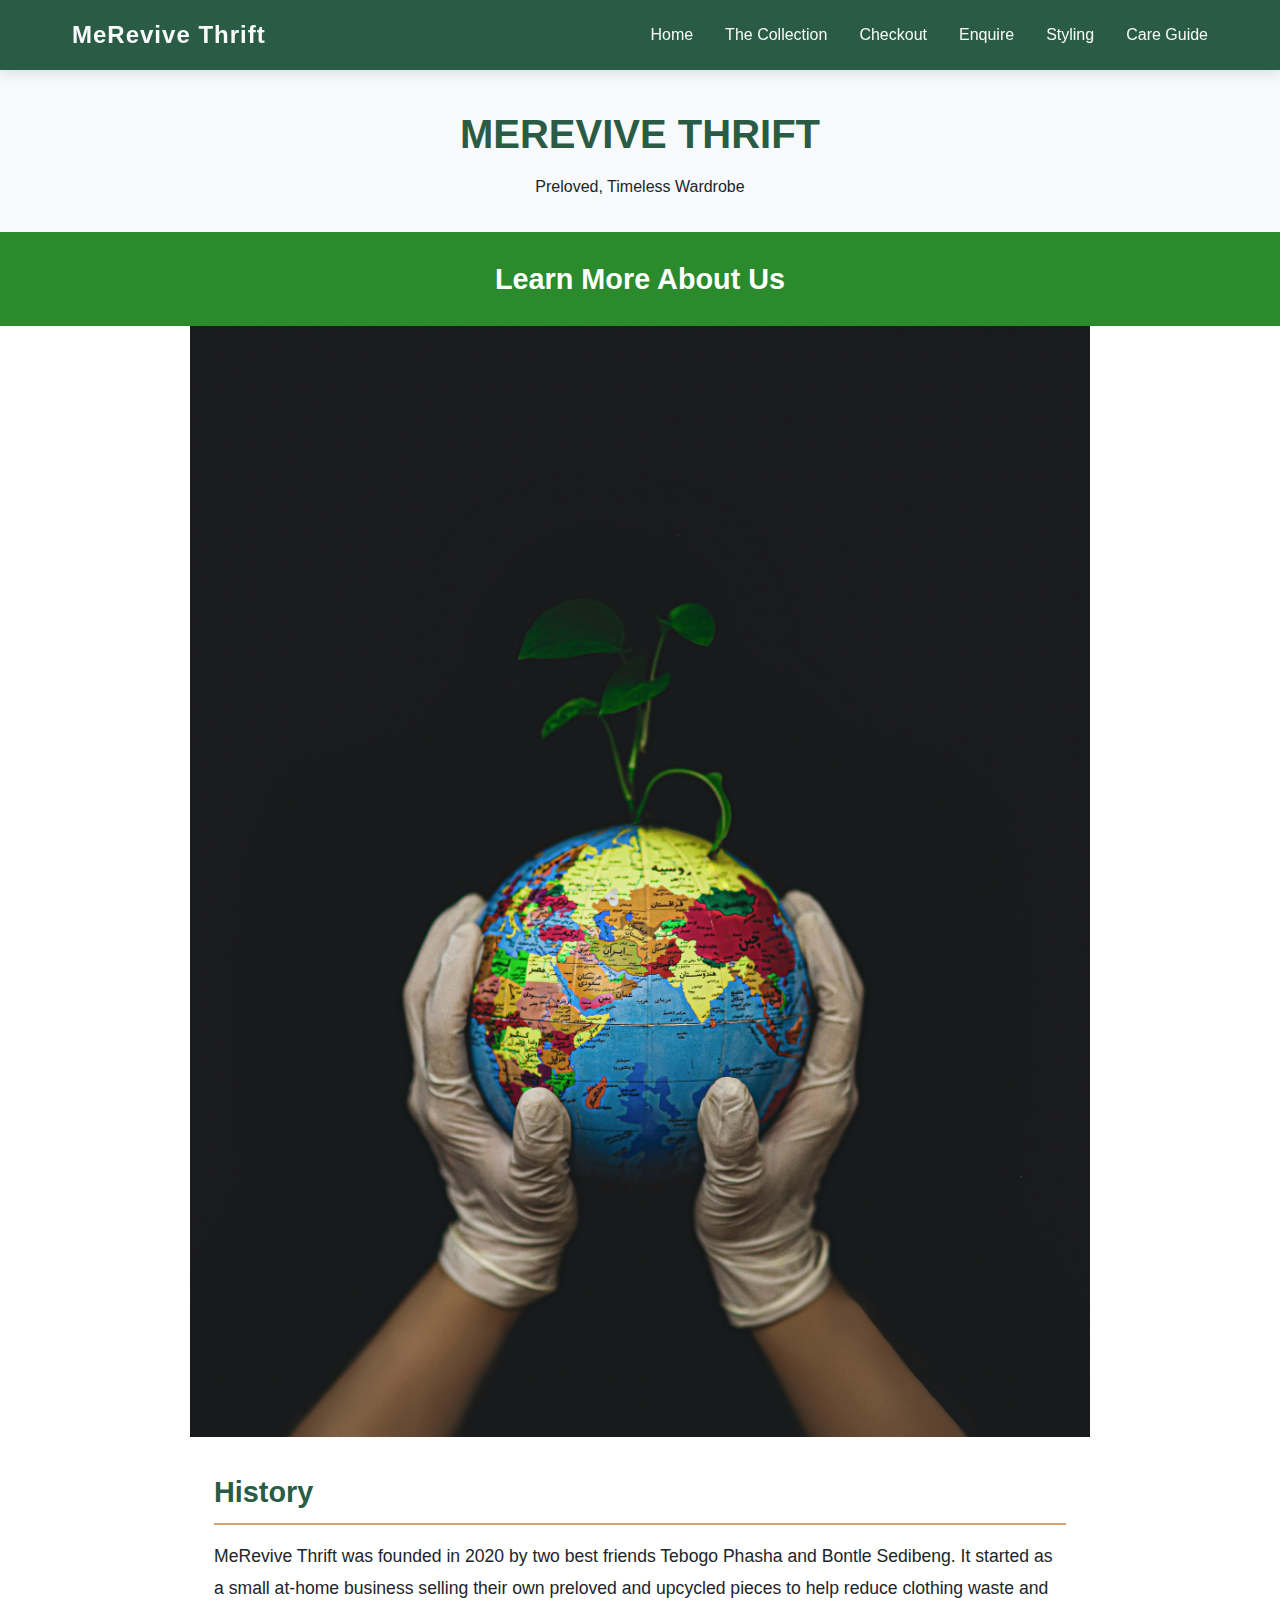
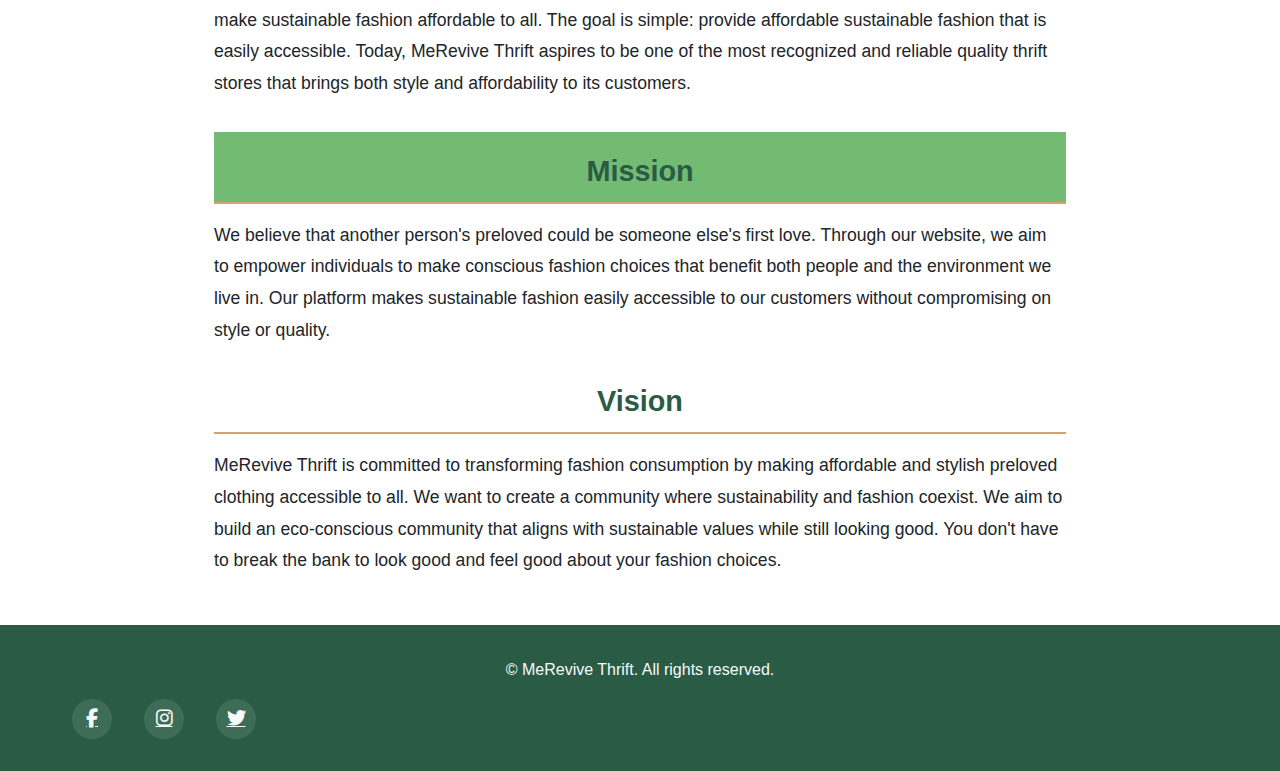
<file: aboutUs.html>
<!DOCTYPE html>
<html lang="en">
<head>
    <meta charset="UTF-8">
    <meta name="viewport" content="width=device-width, initial-scale=1.0">
    <meta name="description" content="Learn about MeRevive Thrift's mission to provide sustainable, affordable fashion through preloved clothing">
    <meta name="keywords" content="thrift store, sustainable fashion, about us, eco-friendly clothing">
    <title>About Us | MeRevive Thrift</title>
    <link rel="stylesheet" href="https://cdnjs.cloudflare.com/ajax/libs/font-awesome/6.4.0/css/all.min.css">
    <link rel="stylesheet" href="style.css">
</head>
<body>

    <nav class="main-nav" id="mainNav">
        <div class="nav-container">
            <div class="brand-name">
                <a href="index.html">MeRevive Thrift</a>
            </div>
            <button class="mobile-menu-toggle" aria-expanded="false" aria-controls="navMenu">
                <span class="bar"></span>
                <span class="bar"></span>
                <span class="bar"></span>
            </button>
            <ul class="nav-menu" id="navMenu">
                <li><a href="index.html">Home</a></li>
                <li><a href="collection.html">The Collection</a></li>
                <li><a href="checkout.html">Checkout</a></li>
                <li><a href="contactUs.html">Enquire</a></li>
                <li><a href="lookbook.html">Styling</a></li>
                <li><a href="care.html">Care Guide</a></li>
            </ul>
        </div>
    </nav>

    <section class="my-heading"> 
        <h2>MEREVIVE THRIFT</h2>
        <p>Preloved, Timeless Wardrobe</p>
    </section>
    
    <h3 class="about-heading">Learn More About Us</h3>
    <img src="images/fateme-alaei.jpg" alt="Sustainable fashion helps save the planet" class="about-image">

    <section class="my-aboutus">
        <h2>History</h2>
        <p>MeRevive Thrift was founded in 2020 by two best friends Tebogo Phasha and Bontle Sedibeng. It started as a small at-home business selling their own preloved and upcycled pieces to help reduce clothing waste and make sustainable fashion affordable to all. The goal is simple: provide affordable sustainable fashion that is easily accessible. Today, MeRevive Thrift aspires to be one of the most recognized and reliable quality thrift stores that brings both style and affordability to its customers.</p>
        
        <h2 class="mission-heading">Mission</h2>
        <p>We believe that another person's preloved could be someone else's first love. Through our website, we aim to empower individuals to make conscious fashion choices that benefit both people and the environment we live in. Our platform makes sustainable fashion easily accessible to our customers without compromising on style or quality.</p>

        <h2 style="text-align: center;">Vision</h2>
        <p>MeRevive Thrift is committed to transforming fashion consumption by making affordable and stylish preloved clothing accessible to all. We want to create a community where sustainability and fashion coexist. We aim to build an eco-conscious community that aligns with sustainable values while still looking good. You don't have to break the bank to look good and feel good about your fashion choices.</p>
    </section>

    <!-- FOOTER -->
    <footer class="site-footer">
        <div class="footer-content">
            <p>&copy; <span id="currentYear"></span> MeRevive Thrift. All rights reserved.</p>
            <div class="social-links">
                <a href="#" aria-label="Facebook"><i class="fab fa-facebook-f"></i></a>
                <a href="#" aria-label="Instagram"><i class="fab fa-instagram"></i></a>
                <a href="#" aria-label="Twitter"><i class="fab fa-twitter"></i></a>
            </div>
        </div>
    </footer>

    <button id="backToTop" title="Go to top">↑</button>
    
    <script src="script.js"></script>
</body>
</html>
</file>
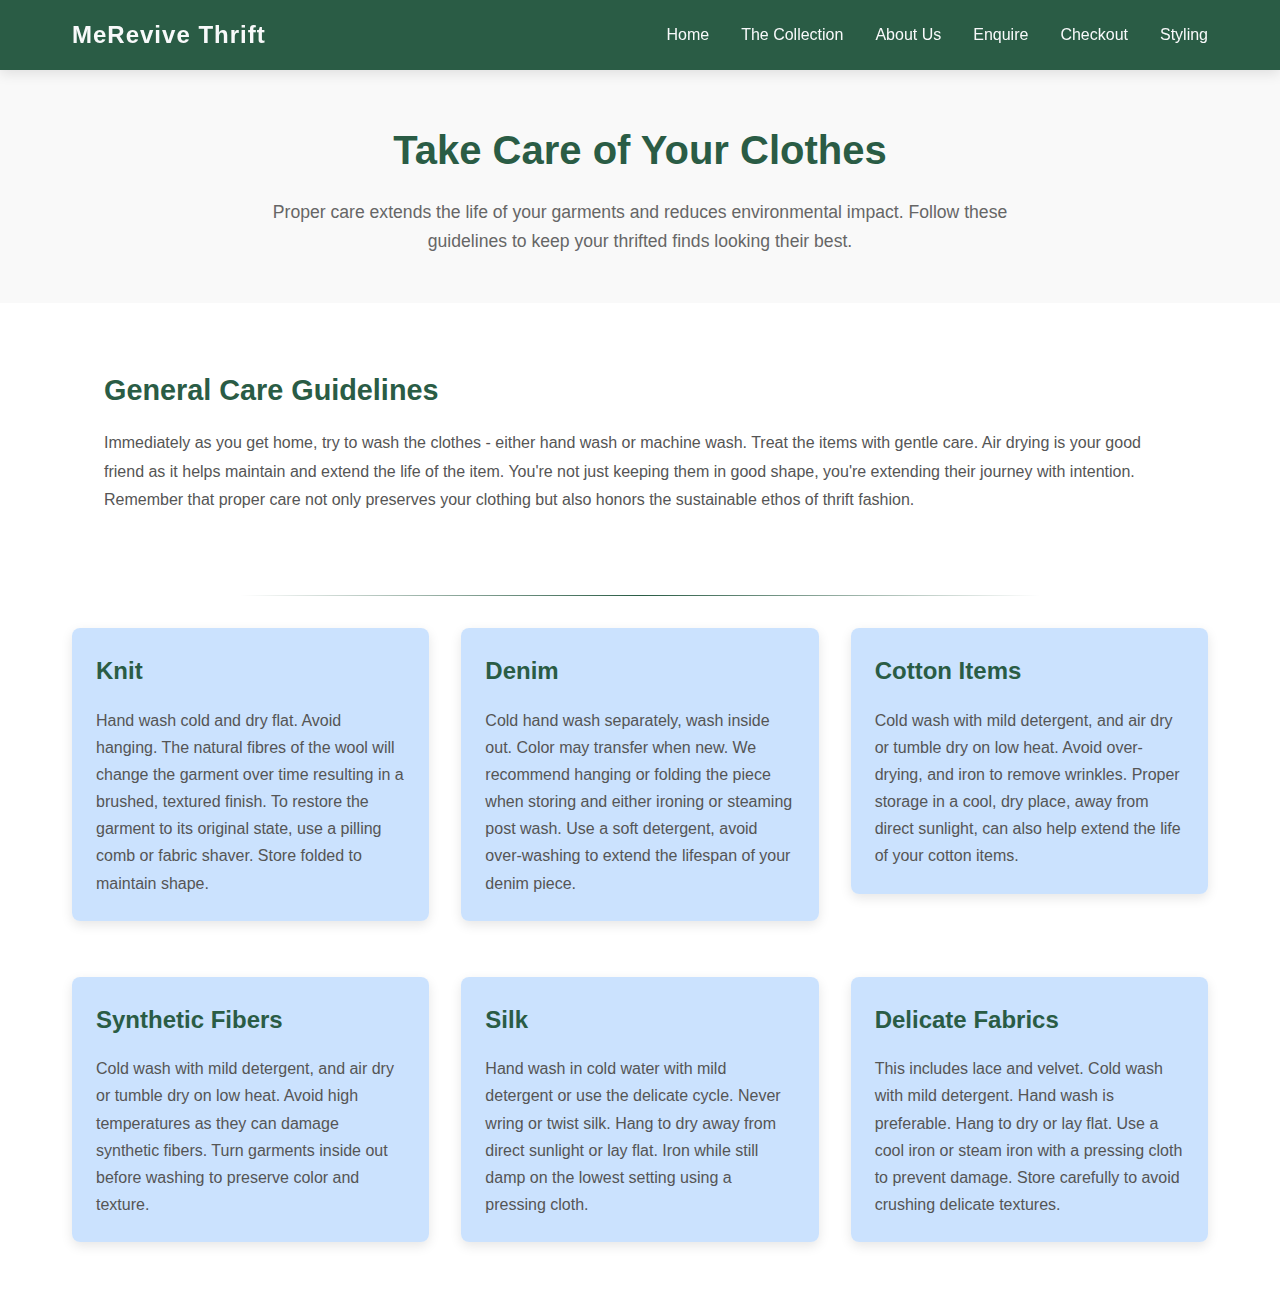
<file: care.html>
<!DOCTYPE html>
<html lang="en">
<head>
    <meta charset="UTF-8">
    <meta name="viewport" content="width=device-width, initial-scale=1.0">
    <meta name="description" content="MeRevive Thrift Care Guide - Learn how to properly care for your vintage and thrifted clothing to extend their lifespan.">
    <meta name="keywords" content="clothing care guide, vintage clothing care, sustainable fashion care, thrift store care tips">
    <meta name="author" content="MeRevive Thrift">
    <title>Care Guide | MeRevive Thrift</title>
    <link rel="stylesheet" href="style.css">
</head>
<body>

    <a href="#main-content" class="skip-link">Skip to main content</a>

    <nav class="main-nav" id="mainNav">
        <div class="nav-container">
            <div class="brand-name">
                <a href="index.html">MeRevive Thrift</a>
            </div>
            <button class="mobile-menu-toggle" aria-expanded="false" aria-controls="navMenu">
                <span class="bar"></span>
                <span class="bar"></span>
                <span class="bar"></span>
            </button>
            <ul class="nav-menu" id="navMenu">
                <li><a href="index.html">Home</a></li>
                <li><a href="collection.html">The Collection</a></li>
                <li><a href="aboutUs.html">About Us</a></li>
                <li><a href="contactUs.html">Enquire</a></li>
                <li><a href="checkout.html">Checkout</a></li>
                <li><a href="lookbook.html">Styling</a></li>
            </ul>
        </div>
    </nav>

    <main id="main-content">
        <section class="page-header">
            <h1>Take Care of Your Clothes</h1>
            <p>Proper care extends the life of your garments and reduces environmental impact. Follow these guidelines to keep your thrifted finds looking their best.</p>
        </section>

        <div class="care-container">
            <section class="general-care">
                <h2> General Care Guidelines</h2>
                <p>
                    Immediately as you get home, try to wash the clothes - either hand wash or machine wash. 
                    Treat the items with gentle care. Air drying is your good friend as it helps maintain and 
                    extend the life of the item. You're not just keeping them in good shape, you're extending 
                    their journey with intention. Remember that proper care not only preserves your clothing 
                    but also honors the sustainable ethos of thrift fashion.
                </p>
            </section>

            <hr>

            <section class="care-grid">
                <div class="care-card">
                    <h2> Knit</h2>
                    <p>
                        Hand wash cold and dry flat. Avoid hanging. The natural fibres of the wool will change 
                        the garment over time resulting in a brushed, textured finish. To restore the garment 
                        to its original state, use a pilling comb or fabric shaver. Store folded to maintain shape.
                    </p>
                </div>

                <div class="care-card">
                    <h2>Denim</h2>
                    <p>
                        Cold hand wash separately, wash inside out. Color may transfer when new. We recommend 
                        hanging or folding the piece when storing and either ironing or steaming post wash. 
                        Use a soft detergent, avoid over-washing to extend the lifespan of your denim piece.
                    </p>
                </div>

                <div class="care-card">
                    <h2>Cotton Items</h2>
                    <p>
                        Cold wash with mild detergent, and air dry or tumble dry on low heat. Avoid over-drying, 
                        and iron to remove wrinkles. Proper storage in a cool, dry place, away from direct sunlight, 
                        can also help extend the life of your cotton items.
                    </p>
                </div>
                
                <div class="care-card">
                    <h2>Synthetic Fibers</h2>
                    <p>
                        Cold wash with mild detergent, and air dry or tumble dry on low heat. Avoid high temperatures 
                        as they can damage synthetic fibers. Turn garments inside out before washing to preserve color 
                        and texture.
                    </p>
                </div>

                <div class="care-card">
                    <h2>Silk</h2>
                    <p>
                        Hand wash in cold water with mild detergent or use the delicate cycle. Never wring or twist silk. 
                        Hang to dry away from direct sunlight or lay flat. Iron while still damp on the lowest setting 
                        using a pressing cloth.
                    </p>
                </div>

                <div class="care-card">
                    <h2>Delicate Fabrics</h2>
                    <p>
                        This includes lace and velvet. Cold wash with mild detergent. Hand wash is preferable. 
                        Hang to dry or lay flat. Use a cool iron or steam iron with a pressing cloth to prevent damage. 
                        Store carefully to avoid crushing delicate textures.
                    </p>
                </div>
            </section>
        </div>
    </main>

    <button id="backToTop" title="Go to top"></button>

    <script src="script.js"></script>

</body>
</html>
</file>
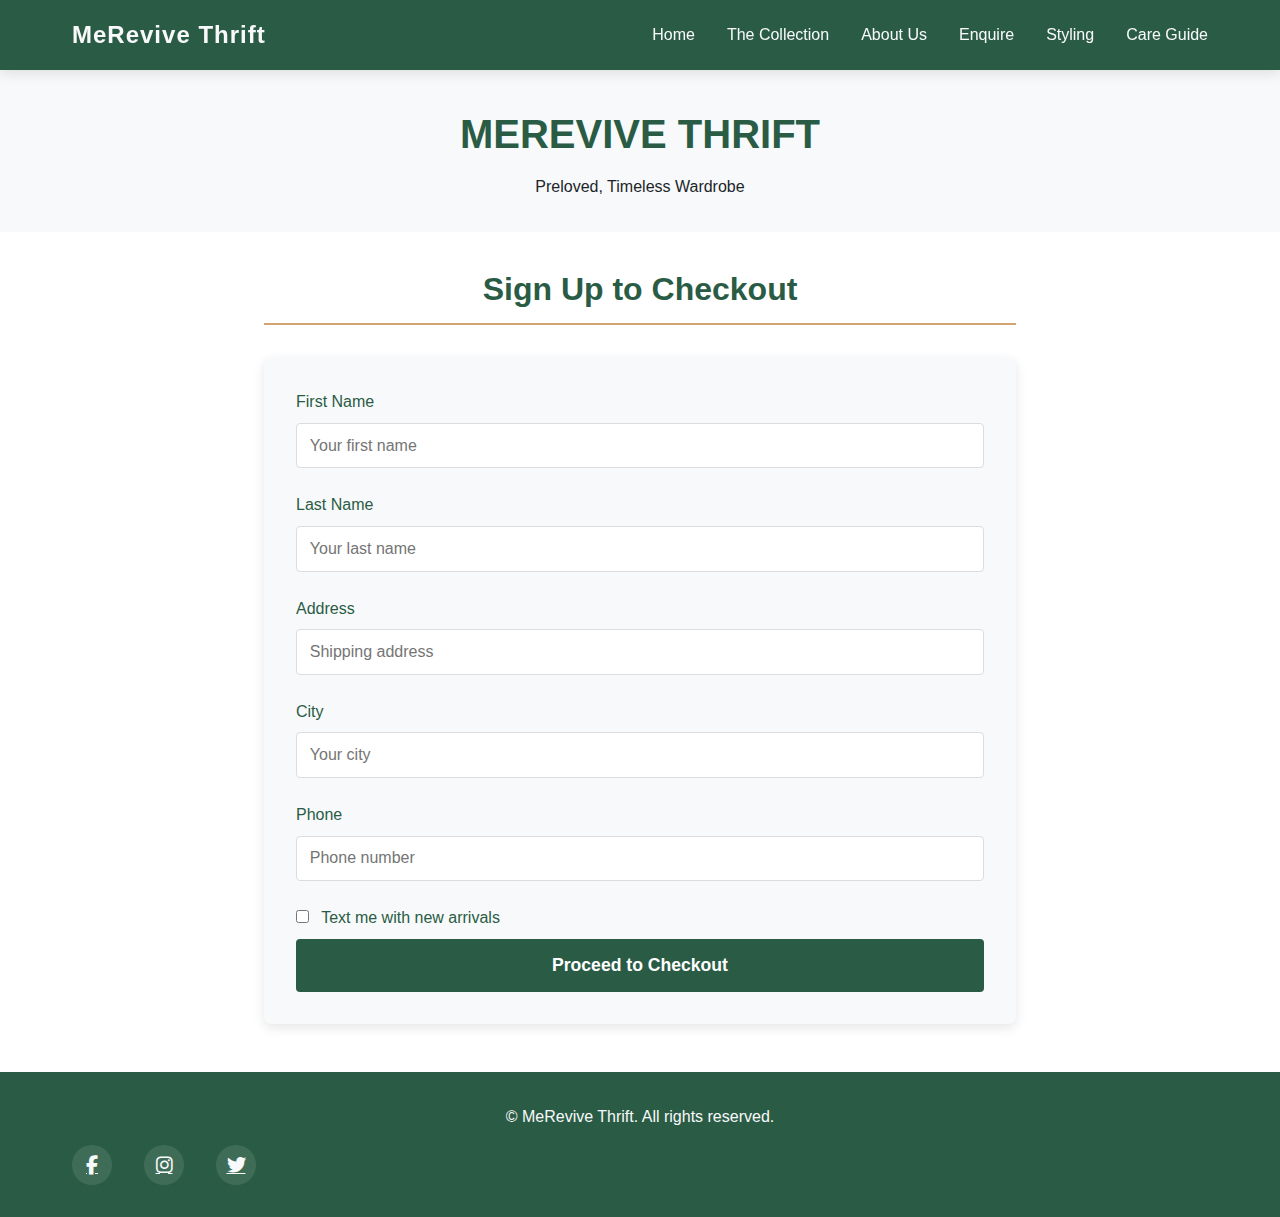
<file: checkout.html>
<!DOCTYPE html>
<html lang="en">
<head>
    <meta charset="UTF-8">
    <meta name="viewport" content="width=device-width, initial-scale=1.0">
    <meta name="description" content="Complete your purchase at MeRevive Thrift - Sustainable fashion checkout">
    <meta name="keywords" content="thrift store checkout, sustainable fashion purchase, eco-friendly shopping cart">
    <title>Shopping Cart | MeRevive Thrift</title>
    <link rel="stylesheet" href="https://cdnjs.cloudflare.com/ajax/libs/font-awesome/6.4.0/css/all.min.css">
    <link rel="stylesheet" href="style.css">
</head>
<body>

    <nav class="main-nav" id="mainNav">
        <div class="nav-container">
            <div class="brand-name">
                <a href="index.html">MeRevive Thrift</a>
            </div>
            <button class="mobile-menu-toggle" aria-expanded="false" aria-controls="navMenu">
                <span class="bar"></span>
                <span class="bar"></span>
                <span class="bar"></span>
            </button>
            <ul class="nav-menu" id="navMenu">
                <li><a href="index.html">Home</a></li>
                <li><a href="collection.html">The Collection</a></li>
                <li><a href="aboutUs.html">About Us</a></li>
                <li><a href="contactUs.html">Enquire</a></li>
                <li><a href="lookbook.html">Styling</a></li>
                <li><a href="care.html">Care Guide</a></li>
            </ul>
        </div>
    </nav>


    <section class="my-heading"> 
        <h2>MEREVIVE THRIFT</h2>
        <p>Preloved, Timeless Wardrobe</p>
    </section>
  
    <section class="my-checkout">
        <h2>Sign Up to Checkout</h2>
        <form class="checkout-form">
            <label for="first-name">First Name</label>
            <input type="text" id="first-name" placeholder="Your first name" required>
        
            <label for="last-name">Last Name</label>
            <input type="text" id="last-name" placeholder="Your last name" required>
        
            <label for="address">Address</label>
            <input type="text" id="address" placeholder="Shipping address" required>
        
            <label for="city">City</label>
            <input type="text" id="city" placeholder="Your city" required>
        
            <label for="phone">Phone</label>
            <input type="tel" id="phone" placeholder="Phone number" required>
        
            <label class="checkbox-label">
                <input type="checkbox"> Text me with new arrivals
            </label>
        
            <button type="submit">Proceed to Checkout</button>
        </form>
    </section>
<!-- footer styling -->
    <footer class="site-footer">
        <div class="footer-content">
            <p>&copy; <span id="currentYear"></span> MeRevive Thrift. All rights reserved.</p>
            <div class="social-links">
                <a href="#" aria-label="Facebook"><i class="fab fa-facebook-f"></i></a>
                <a href="#" aria-label="Instagram"><i class="fab fa-instagram"></i></a>
                <a href="#" aria-label="Twitter"><i class="fab fa-twitter"></i></a>
            </div>
        </div>
    </footer>

    <button id="backToTop" title="Go to top">↑</button>

    <script src="script.js"></script>

</body>
</html>
</file>
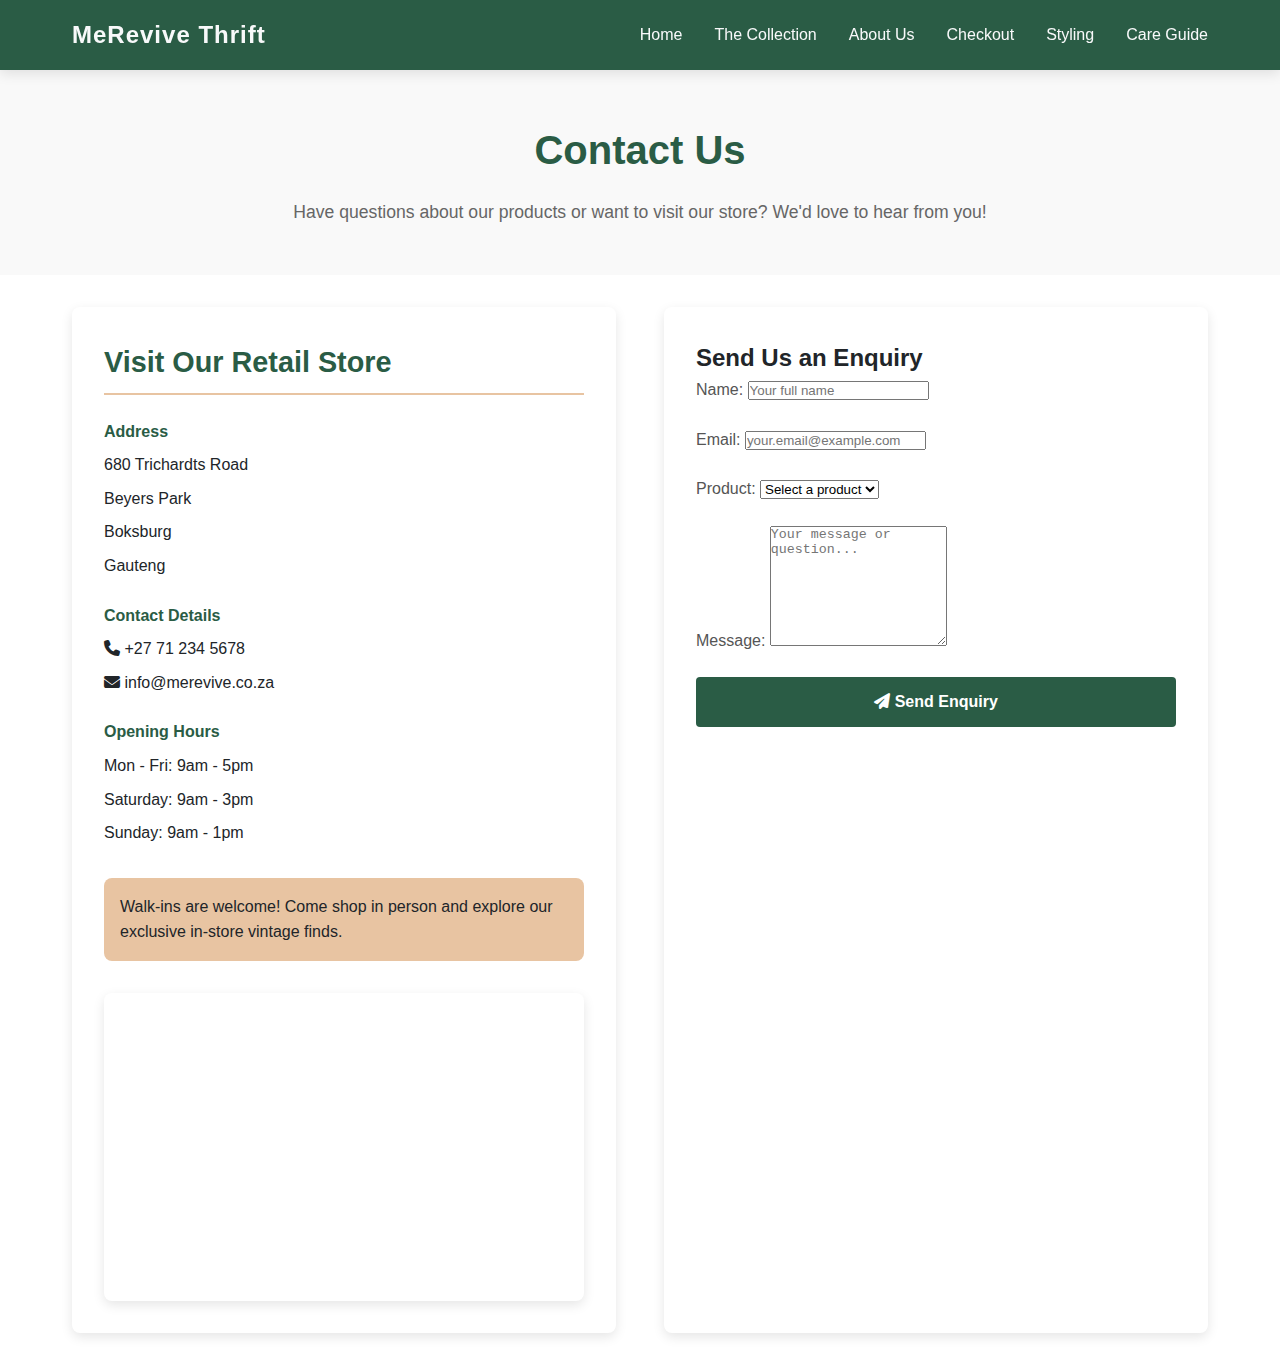
<file: contactUs.html>
<!DOCTYPE html>
<html lang="en">
<head>
    <meta charset="UTF-8">
    <meta name="viewport" content="width=device-width, initial-scale=1.0">
    <meta name="description" content="Contact MeRevive Thrift - Visit our store, make enquiries about products, or get in touch with our team.">
    <meta name="keywords" content="thrift store contact, vintage clothing enquiries, sustainable fashion store, MeRevive contact details">
    <meta name="author" content="MeRevive Thrift">
    <title>Contact Us | MeRevive Thrift</title>
    <link rel="stylesheet" href="https://cdnjs.cloudflare.com/ajax/libs/font-awesome/6.4.0/css/all.min.css">
    <link rel="stylesheet" href="style.css">
</head>
<body>

    <a href="#main-content" class="skip-link">Skip to main content</a>
    
    <nav class="main-nav" id="mainNav">
        <div class="nav-container">
            <div class="brand-name">
                <a href="index.html">MeRevive Thrift</a>
            </div>
            <button class="mobile-menu-toggle" aria-expanded="false" aria-controls="navMenu">
                <span class="bar"></span>
                <span class="bar"></span>
                <span class="bar"></span>
            </button>
            <ul class="nav-menu" id="navMenu">
                <li><a href="index.html">Home</a></li>
                <li><a href="collection.html">The Collection</a></li>
                <li><a href="aboutUs.html">About Us</a></li>
                <li><a href="checkout.html">Checkout</a></li>
                <li><a href="lookbook.html">Styling</a></li>
                <li><a href="care.html">Care Guide</a></li>
            </ul>
        </div>
    </nav>

    <main id="main-content">
        <section class="page-header">
            <h1>Contact Us</h1>
            <p>Have questions about our products or want to visit our store? We'd love to hear from you!</p>
        </section>

        <div class="contact-container">
            <section class="store-info">
                <h2>Visit Our Retail Store</h2>
                
                <div class="store-details">
                    <h4>Address</h4>
                    <p>680 Trichardts Road</p>
                    <p>Beyers Park</p>
                    <p>Boksburg</p>
                    <p>Gauteng</p>
                    
                    <h4>Contact Details</h4>
                    <p><i class="fas fa-phone"></i> +27 71 234 5678</p>
                    <p><i class="fas fa-envelope"></i> info@merevive.co.za</p>
                    
                    <h4>Opening Hours</h4>
                    <p> Mon - Fri: 9am - 5pm</p>
                    <p> Saturday: 9am - 3pm</p>
                    <p>Sunday: 9am - 1pm</p>
                </div>
                
                <div class="store-note">
                    <p>
                        Walk-ins are welcome! Come shop in person and explore our exclusive
                        in-store vintage finds.
                    </p>
                </div>
                <div class="store-map">
                    <iframe src="https://www.google.com/maps/embed?pb=!1m18!1m12!1m3!1d3579.123456789012!2d28.12345678901234!3d-26.12345678901234!2m3!1f0!2f0!3f0!3m2!1i1024!2i768!4f13.1!3m3!1m2!1s0x0%3A0x0!2zMjLCsDA3JzI0LjQiUyAyOMKwMDcnMjQuNCJF!5e0!3m2!1sen!2sza!4v1234567890123!5m2!1sen!2sza" allowfullscreen="" loading="lazy"></iframe>
                </div>
                
            </section>
        <!-- Enquiry form  -->
            <form id="enquiryForm">
                <h2>Send Us an Enquiry</h2>
                <label>
                    Name:
                    <input type="text" name="name" required placeholder="Your full name" />
                </label>
                
                <label>
                    Email:
                    <input type="email" name="email" required placeholder="your.email@example.com" />
                </label>
        <!-- Product category dropdown  -->
                <label>
                    Product:
                    <select name="product">
                        <option value="" disabled selected>Select a product</option>
                        <option value="cap">Y2K Cap</option>
                        <option value="jacket">Racer Jacket</option>
                        <option value="other">Other Product</option>
                    </select>
                </label>
                
                <label>
                    Message:
                    <textarea name="message" required placeholder="Your message or question..."></textarea>
                </label>
        <!-- Enquiry Button  -->
                <button type="submit">
                    <i class="fas fa-paper-plane"></i> Send Enquiry
                </button>
            </form>
        </div>
    </main>

    <script src="script.js"></script>

</body>
</html>
</file>
<file: style.css>
/* Home Page */
:root {
    --primary-color: #2a5c45;
    --secondary-color: #e8c4a2;
    --accent-color: #d4a373;
    --text-color: #333;
    --light-text: #f8f9fa;
    --dark-text: #212529;
    --background-light: #f8f9fa;
    --background-dark: #343a40;
    --border-radius: 8px;
    --box-shadow: 0 4px 12px rgba(0, 0, 0, 0.1);
    --transition: all 0.3s ease;
}

* {
    margin: 0;
    padding: 0;
    box-sizing: border-box;
}

body {
    font-family: 'Montserrat', sans-serif;
    line-height: 1.6;
    color: var(--text-color);
    background-color: var(--background-light);
    position: relative;
}

/* Accessibility */
.skip-link {
    position: absolute;
    top: -40px;
    left: 0;
    background: var(--primary-color);
    color: white;
    padding: 8px;
    z-index: 100;
    transition: var(--transition);
}

.skip-link:focus {
    top: 0;
}

.sr-only {
    position: absolute;
    width: 1px;
    height: 1px;
    padding: 0;
    margin: -1px;
    overflow: hidden;
    clip: rect(0, 0, 0, 0);
    white-space: nowrap;
    border-width: 0;
}

/* Navigation */
.main-nav {
    background-color: var(--primary-color);
    padding: 1rem 0;
    position: sticky;
    top: 0;
    z-index: 1000;
    box-shadow: var(--box-shadow);
}

.nav-container {
    display: flex;
    justify-content: space-between;
    align-items: center;
    max-width: 1200px;
    margin: 0 auto;
    padding: 0 2rem;
}

.brand-name a {
    color: var(--light-text);
    font-size: 1.5rem;
    font-weight: 700;
    text-decoration: none;
    letter-spacing: 1px;
}

.nav-menu {
    display: flex;
    list-style: none;
}

.nav-menu li {
    margin-left: 2rem;
}

.nav-menu a {
    color: var(--light-text);
    text-decoration: none;
    font-weight: 500;
    transition: var(--transition);
    padding: 0.5rem 0;
    position: relative;
}

.nav-menu a:hover,
.nav-menu a:focus {
    color: var(--secondary-color);
}

.nav-menu a::after {
    content: '';
    position: absolute;
    width: 0;
    height: 2px;
    bottom: 0;
    left: 0;
    background-color: var(--secondary-color);
    transition: var(--transition);
}

.nav-menu a:hover::after,
.nav-menu a:focus::after {
    width: 100%;
}

.mobile-menu-toggle {
    display: none;
    background: none;
    border: none;
    color: var(--light-text);
    font-size: 1.5rem;
    cursor: pointer;
    padding: 0.5rem;
}

/* Hero Section */
.hero-section {
    display: flex;
    flex-direction: column;
    align-items: center;
    justify-content: center;
    text-align: center;
    padding: 4rem 2rem;
    background-color: var(--secondary-color);
    color: var(--dark-text);
    position: relative;
    overflow: hidden;
}

.hero-content {
    max-width: 800px;
    z-index: 2;
}

.hero-content h1 {
    font-size: 3rem;
    margin-bottom: 1rem;
    font-weight: 700;
}

.tagline {
    font-size: 1.5rem;
    margin-bottom: 1.5rem;
    font-style: italic;
}

.mission {
    font-size: 1.2rem;
    margin-bottom: 2rem;
    max-width: 600px;
    margin-left: auto;
    margin-right: auto;
}

.cta-button {
    display: inline-block;
    background-color: var(--primary-color);
    color: var(--light-text);
    padding: 0.8rem 2rem;
    border-radius: var(--border-radius);
    text-decoration: none;
    font-weight: 600;
    transition: var(--transition);
    border: 2px solid var(--primary-color);
}

.cta-button:hover,
.cta-button:focus {
    background-color: transparent;
    color: var(--primary-color);
}

.hero-image {
    width: 100%;
    max-width: 1200px;
    margin-top: 2rem;
    border-radius: var(--border-radius);
    overflow: hidden;
    box-shadow: var(--box-shadow);
}

.hero-image img {
    width: 100%;
    height: auto;
    display: block;
    object-fit: cover;
}

/* Gallery Styles */
.gallery-container {
    max-width: 1200px;
    margin: 3rem auto;
    padding: 0 2rem;
}

.search-filter-container {
    display: flex;
    flex-wrap: wrap;
    justify-content: space-between;
    margin-bottom: 2rem;
    gap: 1rem;
}

.search-container {
    flex: 1;
    min-width: 300px;
    position: relative;
}

.search-container input {
    width: 100%;
    padding: 0.8rem 1rem;
    border: 1px solid #ddd;
    border-radius: var(--border-radius);
    font-size: 1rem;
}

.search-container button {
    position: absolute;
    right: 0;
    top: 0;
    height: 100%;
    padding: 0 1rem;
    background: var(--primary-color);
    color: white;
    border: none;
    border-radius: 0 var(--border-radius) var(--border-radius) 0;
    cursor: pointer;
}

.filter-container {
    display: flex;
    gap: 1rem;
}

.filter-container select {
    padding: 0.8rem;
    border: 1px solid #ddd;
    border-radius: var(--border-radius);
    background-color: white;
    cursor: pointer;
}

.gallery-loading {
    display: flex;
    flex-direction: column;
    align-items: center;
    justify-content: center;
    padding: 2rem;
}

.loading-spinner {
    width: 50px;
    height: 50px;
    border: 5px solid #f3f3f3;
    border-top: 5px solid var(--primary-color);
    border-radius: 50%;
    animation: spin 1s linear infinite;
    margin-bottom: 1rem;
}

@keyframes spin {
    0% { transform: rotate(0deg); }
    100% { transform: rotate(360deg); }
}

.gallery-grid {
    display: grid;
    grid-template-columns: repeat(auto-fill, minmax(280px, 1fr));
    gap: 1.5rem;
    margin-top: 2rem;
}

.gallery-item {
    background: white;
    border-radius: var(--border-radius);
    overflow: hidden;
    box-shadow: var(--box-shadow);
    transition: var(--transition);
    position: relative;
}

.gallery-item:hover {
    transform: translateY(-5px);
    box-shadow: 0 10px 20px rgba(0, 0, 0, 0.1);
}

.gallery-item img {
    width: 100%;
    height: 300px;
    object-fit: cover;
    display: block;
    cursor: pointer;
}

.item-info {
    padding: 1rem;
}

.item-info h3 {
    margin-bottom: 0.5rem;
    font-size: 1.1rem;
}

.item-price {
    font-weight: bold;
    color: var(--primary-color);
    margin-bottom: 0.5rem;
}

.item-tags {
    display: flex;
    flex-wrap: wrap;
    gap: 0.5rem;
    margin-top: 0.5rem;
}

.tag {
    background-color: var(--secondary-color);
    color: var(--dark-text);
    padding: 0.2rem 0.5rem;
    border-radius: 20px;
    font-size: 0.8rem;
}


/* Lightbox Styles */
.lightbox {
    position: fixed;
    top: 0;
    left: 0;
    width: 100%;
    height: 100%;
    background-color: rgba(0, 0, 0, 0.8);
    display: flex;
    justify-content: center;
    align-items: center;
    z-index: 2000;
    opacity: 0;
    visibility: hidden;
    transition: var(--transition);
}

.lightbox.show {
    opacity: 1;
    visibility: visible;
}

.lightbox-content {
    position: relative;
    max-width: 90%;
    max-height: 90%;
    background: white;
    border-radius: var(--border-radius);
    overflow: hidden;
    display: flex;
    flex-direction: column;
    width: 900px;
}

.lightbox-close {
    position: absolute;
    top: 1rem;
    right: 1rem;
    font-size: 2rem;
    color: white;
    background: rgba(0, 0, 0, 0.5);
    width: 40px;
    height: 40px;
    border-radius: 50%;
    display: flex;
    justify-content: center;
    align-items: center;
    cursor: pointer;
    z-index: 10;
    border: none;
}

.lightbox-image {
    width: 100%;
    max-height: 60vh;
    object-fit: contain;
}

.lightbox-details {
    padding: 1.5rem;
    background: white;
}

.lightbox-details h3 {
    font-size: 1.5rem;
    margin-bottom: 0.5rem;
}

.lightbox-details p {
    margin-bottom: 1rem;
}

.lightbox-add-to-cart {
    background-color: var(--primary-color);
    color: white;
    border: none;
    padding: 0.8rem 1.5rem;
    border-radius: var(--border-radius);
    cursor: pointer;
    font-weight: bold;
    transition: var(--transition);
}

.lightbox-add-to-cart:hover {
    background-color: var(--accent-color);
}

.lightbox-nav {
    position: absolute;
    top: 50%;
    transform: translateY(-50%);
    background: rgba(0, 0, 0, 0.5);
    color: white;
    border: none;
    width: 50px;
    height: 50px;
    border-radius: 50%;
    display: flex;
    justify-content: center;
    align-items: center;
    cursor: pointer;
    font-size: 1.5rem;
    z-index: 10;
}

#prevItem {
    left: 2rem;
}

#nextItem {
    right: 2rem;
}

/* Modal Styles */
.modal {
    position: fixed;
    top: 0;
    left: 0;
    width: 100%;
    height: 100%;
    background-color: rgba(0, 0, 0, 0.7);
    display: flex;
    justify-content: center;
    align-items: center;
    z-index: 3000;
    opacity: 0;
    visibility: hidden;
    transition: var(--transition);
}

.modal.show {
    opacity: 1;
    visibility: visible;
}

.modal-content {
    background-color: white;
    padding: 2rem;
    border-radius: var(--border-radius);
    max-width: 500px;
    width: 90%;
    position: relative;
}

.modal-close {
    position: absolute;
    top: 1rem;
    right: 1rem;
    font-size: 1.5rem;
    cursor: pointer;
    background: none;
    border: none;
}

.modal h2 {
    margin-bottom: 1rem;
    color: var(--primary-color);
}

.modal p {
    margin-bottom: 1.5rem;
}

.modal input {
    width: 100%;
    padding: 0.8rem;
    margin-bottom: 1rem;
    border: 1px solid #ddd;
    border-radius: var(--border-radius);
}

.modal button {
    width: 100%;
    padding: 0.8rem;
    background-color: var(--primary-color);
    color: white;
    border: none;
    border-radius: var(--border-radius);
    cursor: pointer;
    transition: var(--transition);
}

.modal button:hover {
    background-color: var(--accent-color);
}

.form-message {
    margin-top: 1rem;
    padding: 0.5rem;
    border-radius: var(--border-radius);
    display: none;
}

.form-message.success {
    display: block;
    background-color: #d4edda;
    color: #155724;
}

.form-message.error {
    display: block;
    background-color: #f8d7da;
    color: #721c24;
}

/* Footer Styles */
.site-footer {
    background-color: var(--primary-color);
    color: var(--light-text);
    padding: 3rem 0 1rem;
}

.footer-container {
    max-width: 1200px;
    margin: 0 auto;
    padding: 0 2rem;
    display: grid;
    grid-template-columns: repeat(auto-fit, minmax(250px, 1fr));
    gap: 2rem;
}

.footer-section h3 {
    font-size: 1.2rem;
    margin-bottom: 1.5rem;
    position: relative;
    padding-bottom: 0.5rem;
}

.footer-section h3::after {
    content: '';
    position: absolute;
    left: 0;
    bottom: 0;
    width: 50px;
    height: 2px;
    background-color: var(--secondary-color);
}

.footer-section ul {
    list-style: none;
}

.footer-section ul li {
    margin-bottom: 0.8rem;
}

.footer-section a {
    color: var(--light-text);
    text-decoration: none;
    transition: var(--transition);
}

.footer-section a:hover {
    color: var(--secondary-color);
    padding-left: 5px;
}

.social-links {
    display: flex;
    gap: 1rem;
    margin-top: 1.5rem;
}

.social-links a {
    display: flex;
    align-items: center;
    justify-content: center;
    width: 40px;
    height: 40px;
    background-color: rgba(255, 255, 255, 0.1);
    border-radius: 50%;
    transition: var(--transition);
}

.social-links a:hover {
    background-color: var(--secondary-color);
    color: var(--dark-text);
}

.footer-section input {
    width: 100%;
    padding: 0.8rem;
    margin-bottom: 1rem;
    border: none;
    border-radius: var(--border-radius);
}

.footer-section button {
    width: 100%;
    padding: 0.8rem;
    background-color: var(--secondary-color);
    color: var(--dark-text);
    border: none;
    border-radius: var(--border-radius);
    font-weight: bold;
    cursor: pointer;
    transition: var(--transition);
}

.footer-section button:hover {
    background-color: var(--accent-color);
}

.footer-bottom {
    text-align: center;
    padding-top: 2rem;
    margin-top: 2rem;
    border-top: 1px solid rgba(255, 255, 255, 0.1);
}

/* Back to Top Button */
.back-to-top {
    position: fixed;
    bottom: 2rem;
    right: 2rem;
    width: 50px;
    height: 50px;
    background-color: var(--primary-color);
    color: white;
    border: none;
    border-radius: 50%;
    display: flex;
    justify-content: center;
    align-items: center;
    cursor: pointer;
    opacity: 0;
    visibility: hidden;
    transition: var(--transition);
    z-index: 999;
}

.back-to-top.visible {
    opacity: 1;
    visibility: visible;
}

.back-to-top:hover {
    background-color: var(--accent-color);
    transform: translateY(-5px);
}

/* Responsiveness*/
@media (max-width: 768px) {
    .nav-menu {
        position: fixed;
        top: 70px;
        left: -100%;
        width: 100%;
        height: calc(100vh - 70px);
        background-color: var(--primary-color);
        flex-direction: column;
        align-items: center;
        padding: 2rem 0;
        transition: var(--transition);
    }

    .nav-menu.active {
        left: 0;
    }

    .nav-menu li {
        margin: 1rem 0;
    }

    .mobile-menu-toggle {
        display: block;
    }

    .hero-content h1 {
        font-size: 2.2rem;
    }

    .tagline {
        font-size: 1.2rem;
    }

    .lightbox-content {
        flex-direction: column;
        width: 95%;
    }

    .lightbox-image {
        max-height: 40vh;
    }

    .footer-container {
        grid-template-columns: 1fr;
    }
}

@media (max-width: 480px) {
    .filter-container {
        flex-direction: column;
        width: 100%;
    }

    .filter-container select {
        width: 100%;
    }

    .gallery-grid {
        grid-template-columns: 1fr;
    }

    .hero-content h1 {
        font-size: 1.8rem;
    }
}

/* Collection styles */
.collection-header {
    text-align: center;
    padding: 2rem 1rem;
}

.collection-header h1 {
    color: #2a5c45;
    margin-bottom: 0.5rem;
}

.collection-header h2 {
    color: #333;
    font-weight: normal;
}

.divider {
    width: 80px;
    height: 2px;
    background: #d4a373;
    margin: 1rem auto;
    border: none;
}

.collection-grid {
    display: grid;
    grid-template-columns: repeat(auto-fill, minmax(250px, 1fr));
    gap: 1.5rem;
    padding: 1rem;
    max-width: 1200px;
    margin: 0 auto;
}

.collection-item {
    position: relative;
    overflow: hidden;
    border-radius: 8px;
    height: 300px;
}

.collection-item img {
    width: 100%;
    height: 100%;
    object-fit: cover;
    transition: transform 0.3s ease;
}

.collection-overlay {
    position: absolute;
    bottom: 0;
    left: 0;
    right: 0;
    background: rgba(42, 92, 69, 0.8);
    color: white;
    padding: 1rem;
    text-align: center;
    transform: translateY(100%);
    transition: transform 0.3s ease;
}

.collection-item:hover .collection-overlay {
    transform: translateY(0);
}

.collection-item:hover img {
    transform: scale(1.05);
}

.collection-overlay p {
    font-weight: bold;
    margin-bottom: 0.5rem;
    font-size: 1.2rem;
}

.collection-btn {
    display: inline-block;
    padding: 0.5rem 1rem;
    background: white;
    color: #2a5c45;
    text-decoration: none;
    border-radius: 4px;
    font-size: 0.9rem;
    transition: all 0.3s ease;
}

.collection-btn:hover {
    background: #d4a373;
    color: white;
}

/* Responsiveness */
@media (max-width: 768px) {
    .collection-grid {
        grid-template-columns: repeat(2, 1fr);
    }
}

@media (max-width: 480px) {
    .collection-grid {
        grid-template-columns: 1fr;
    }
}

/* Navigation Styles */
.main-nav {
    background-color: var(--primary-color); /* #2a5c45 */
    padding: 1rem 0;
    position: sticky;
    top: 0;
    z-index: 1000;
    box-shadow: var(--box-shadow);
}

.nav-container {
    display: flex;
    justify-content: space-between;
    align-items: center;
    max-width: 1200px;
    margin: 0 auto;
    padding: 0 2rem;
}

.brand-name a {
    color: var(--light-text); /* #f8f9fa */
    font-size: 1.5rem;
    font-weight: 700;
    text-decoration: none;
    letter-spacing: 1px;
}

.nav-menu {
    display: flex;
    list-style: none;
}

.nav-menu li {
    margin-left: 2rem;
}

.nav-menu a {
    color: var(--light-text);
    text-decoration: none;
    font-weight: 500;
    transition: var(--transition);
    padding: 0.5rem 0;
    position: relative;
}

.nav-menu a:hover,
.nav-menu a:focus {
    color: var(--secondary-color); /* #e8c4a2 */
}

.nav-menu a::after {
    content: '';
    position: absolute;
    width: 0;
    height: 2px;
    bottom: 0;
    left: 0;
    background-color: var(--secondary-color);
    transition: var(--transition);
}

.nav-menu a:hover::after,
.nav-menu a:focus::after {
    width: 100%;
}

/* Mobile Menu Toggle */
.mobile-menu-toggle {
    display: none;
    background: none;
    border: none;
    color: var(--light-text);
    font-size: 1.5rem;
    cursor: pointer;
    padding: 0.5rem;
}

/* Mobile Responsiveness */
@media (max-width: 768px) {
.nav-menu {
        position: fixed;
        top: 70px;
        left: -100%;
        width: 100%;
        height: calc(100vh - 70px);
        background-color: var(--primary-color);
        flex-direction: column;
        align-items: center;
        padding: 2rem 0;
        transition: var(--transition);
    }

.nav-menu.active {
    left: 0;
}

.nav-menu li {
     margin: 1rem 0;
}

.mobile-menu-toggle {
    display: block;
}
}

/* About Us Page */
:root {
    --primary-color: #2a5c45;       /* Dark green */
    --secondary-color: #e8c4a2;     /* Light tan */
    --accent-color: #d4a373;        /* Medium tan */
    --light-text: #f8f9fa;          /* Off-white */
    --dark-text: #212529;           /* Dark gray */
    --box-shadow: 0 4px 12px rgba(0, 0, 0, 0.1);
    --transition: all 0.3s ease;
 }

/* Base Styles  */
 * {
   margin: 0;
   padding: 0;
   box-sizing: border-box;
 }

body {
    font-family: 'Arial', sans-serif;
    line-height: 1.6;
    color: var(--dark-text);
    background-color: #fff;
 }

.main-nav {
    background-color: var(--primary-color);
    padding: 1rem 0;
    position: sticky;
    top: 0;
    z-index: 1000;
    box-shadow: var(--box-shadow);
  }

.nav-container {
      display: flex;
      justify-content: space-between;
      align-items: center;
      max-width: 1200px;
      margin: 0 auto;
     padding: 0 2rem;
 }

.brand-name a {
     color: var(--light-text);
    font-size: 1.5rem;
   font-weight: 700;
    text-decoration: none;
   letter-spacing: 1px;
   }

.nav-menu {
    display: flex;
   list-style: none;
    }

.nav-menu li {
     margin-left: 2rem;
 }

.nav-menu a {
    color: var(--light-text);
   text-decoration: none;
   font-weight: 500;
    transition: var(--transition);
    padding: 0.5rem 0;
    position: relative;
 }

.nav-menu a:hover,
.nav-menu a:focus {
            color: var(--secondary-color);
    }

.nav-menu a::after {
    content: '';
    position: absolute;
     width: 0;
    height: 2px;
    bottom: 0;
    left: 0;
    background-color: var(--secondary-color);
   transition: var(--transition);
 }

.nav-menu a:hover::after,
.nav-menu a:focus::after {
    width: 100%;
 }

.mobile-menu-toggle {
        display: none;
        background: none;
        border: none;
        color: var(--light-text);
        font-size: 1.5rem;
        cursor: pointer;
        padding: 0.5rem;
    }

.bar {
 display: block;
 width: 25px;
 height: 3px;
 background-color: var(--light-text);
  margin: 5px 0;
 transition: var(--transition);
 }


.my-heading {
    text-align: center;
    padding: 2rem 0;
    background-color: #f8f9fa;
    }

.my-heading h2 {
    color: var(--primary-color);
    font-size: 2.5rem;
    margin-bottom: 0.5rem;
 }

.about-heading {
    background-color: rgb(42, 138, 44);
    color: white;
    font-size: 1.8rem;
    text-align: center;
    padding: 1.5rem;
    margin: 0 auto;
    }

.about-image {
    display: block;
    max-width: 100%;
    height: auto;
    margin: 0 auto;
    width: 900px;
 }

.my-aboutus {
    max-width: 900px;
     margin: 2rem auto;
    padding: 0 1.5rem;
 }

.my-aboutus h2 {
    color: var(--primary-color);
    font-size: 1.8rem;
    margin: 2rem 0 1rem;
    padding-bottom: 0.5rem;
    border-bottom: 2px solid var(--accent-color);
 }

.my-aboutus p {
     line-height: 1.8;
      margin-bottom: 1.5rem;
    font-size: 1.1rem;
 }

.mission-heading {
    text-align: center;
    background-color: rgb(115, 187, 115);
    color: white;
    padding: 1rem;
    margin: 2rem 0;
 }

#backToTop {
    position: fixed;
    bottom: 30px;
    right: 30px;
   background-color: var(--primary-color);
    color: white;
    border: none;
    width: 50px;
    height: 50px;
    border-radius: 50%;
    cursor: pointer;
    display: none;
    font-size: 1.2rem;
    z-index: 999;
    transition: var(--transition);
    }

#backToTop:hover {
    background-color: var(--accent-color);
    transform: translateY(-3px);
 }


.site-footer {
    background-color: var(--primary-color);
    color: var(--light-text);
     padding: 2rem 0;
    text-align: center;
    margin-top: 3rem;
 }

.footer-content {
     max-width: 1200px;
     margin: 0 auto;
     padding: 0 1.5rem;
 }

.social-links {
    margin-top: 1rem;
    }

.social-links a {
    color: var(--light-text);
    margin: 0 0.5rem;
    font-size: 1.2rem;
    transition: var(--transition);
    }

.social-links a:hover {
    color: var(--secondary-color);
 }

@media (max-width: 768px) {
.nav-menu {
    position: fixed;
    top: 70px;
     left: -100%;
    width: 100%;
    height: calc(100vh - 70px);
    background-color: var(--primary-color);
   flex-direction: column;
    align-items: center;
    padding: 2rem 0;
    transition: var(--transition);
 }

.nav-menu.active {
    left: 0;
    }

.nav-menu li {
  margin: 1rem 0;
   }

.mobile-menu-toggle {
   display: block;
}
            
 .mobile-menu-toggle.open .bar:nth-child(1) {
    transform: rotate(-45deg) translate(-5px, 6px);
   }
            
.mobile-menu-toggle.open .bar:nth-child(2) {
opacity: 0;
 }
            
.mobile-menu-toggle.open .bar:nth-child(3) {
transform: rotate(45deg) translate(-5px, -6px);
}

.about-image {
width: 100%;
height: auto;
            }
.my-aboutus {
padding: 0 1rem;
}
        }

/* checkout page */
:root {
    --primary-color: #2a5c45;      
    --secondary-color: #e8c4a2; 
    --accent-color: #d4a373;   
    --light-text: #f8f9fa; 
    --dark-text: #212529; 
    --box-shadow: 0 4px 12px rgba(0, 0, 0, 0.1);
    --transition: all 0.3s ease;
        }

 * {
    margin: 0;
    padding: 0;
    box-sizing: border-box;
 }

body {
    font-family: 'Arial', sans-serif;
    line-height: 1.6;
    color: var(--dark-text);
    background-color: #fff;
 }

.main-nav {
    background-color: var(--primary-color);
    padding: 1rem 0;
    position: sticky;
    top: 0;
    z-index: 1000;
    box-shadow: var(--box-shadow);
    }

.nav-container {
    display: flex;
    justify-content: space-between;
    align-items: center;
    max-width: 1200px;
    margin: 0 auto;
    padding: 0 2rem;
  }

.brand-name a {
    color: var(--light-text);
    font-size: 1.5rem;
    font-weight: 700;
    text-decoration: none;
    letter-spacing: 1px;
 }

.nav-menu {
    display: flex;
    list-style: none;
}

.nav-menu li {
margin-left: 2rem;
 }

.nav-menu a {
    color: var(--light-text);
    text-decoration: none;
    font-weight: 500;
    transition: var(--transition);
    padding: 0.5rem 0;
    position: relative;
 }

.nav-menu a:hover,
.nav-menu a:focus {
     color: var(--secondary-color);
}

.nav-menu a::after {
     content: '';
     position: absolute;
     width: 0;
     height: 2px;
     bottom: 0;
     left: 0;
     background-color: var(--secondary-color);
     transition: var(--transition);
   }

.nav-menu a:hover::after,
.nav-menu a:focus::after {
     width: 100%;
 }

.mobile-menu-toggle {
      display: none;
      background: none;
      border: none;
     color: var(--light-text);
     font-size: 1.5rem;
     cursor: pointer;
     padding: 0.5rem;
 }

.bar {
    display: block;
    width: 25px;
    height: 3px;
    background-color: var(--light-text);
    margin: 5px 0;
    transition: var(--transition);
    }

  
.my-heading {
    text-align: center;
    padding: 2rem 0;
    background-color: #f8f9fa;
 }

.my-heading h2 {
    color: var(--primary-color);
    font-size: 2.5rem;
    margin-bottom: 0.5rem;
 }

.my-checkout {
     max-width: 800px;
    margin: 2rem auto;
    padding: 0 1.5rem;
}

.my-checkout h2 {
     color: var(--primary-color);
     font-size: 2rem;
     text-align: center;
     margin-bottom: 2rem;
     padding-bottom: 0.5rem;
    border-bottom: 2px solid var(--accent-color);
}

.checkout-form {
    background-color: #f8f9fa;
   padding: 2rem;
    border-radius: 8px;
    box-shadow: var(--box-shadow);
    }

.checkout-form label {
        display: block;
       margin-bottom: 0.5rem;
        font-weight: 500;
        color: var(--primary-color);
    }

.checkout-form input[type="text"],
.checkout-form input[type="tel"] {
    width: 100%;
    padding: 0.8rem;
    margin-bottom: 1.5rem;
    border: 1px solid #ddd;
     border-radius: 4px;
    font-size: 1rem;
 }

.checkbox-label {
    display: flex;
    align-items: center;
    margin-bottom: 2rem;
    cursor: pointer;
 }

.checkbox-label input {
    margin-right: 0.5rem;
 }

.checkout-form button {
     width: 100%;
     padding: 1rem;
     background-color: var(--primary-color);
     color: white;
     border: none;
     border-radius: 4px;
     font-size: 1.1rem;
     font-weight: 600;
     cursor: pointer;
     transition: var(--transition);
    }

.checkout-form button:hover {
    background-color: var(--accent-color);
    }


#backToTop {
    position: fixed;
    bottom: 30px;
    right: 30px;
    background-color: var(--primary-color);
    color: white;
    border: none;
    width: 50px;
    height: 50px;
    border-radius: 50%;
    cursor: pointer;
    display: none;
    font-size: 1.2rem;
    z-index: 999;
    transition: var(--transition);
    }

#backToTop:hover {
     background-color: var(--accent-color);
     transform: translateY(-3px);
 }

/* FOOTER */
.site-footer {
        background-color: var(--primary-color);
        color: var(--light-text);
        padding: 2rem 0;
        text-align: center;
        margin-top: 3rem;
    }

.footer-content {
    max-width: 1200px;
    margin: 0 auto;
    padding: 0 1.5rem;
 }

.social-links {
    margin-top: 1rem;
 }

.social-links a {
    color: var(--light-text);
    margin: 0 0.5rem;
    font-size: 1.2rem;
    transition: var(--transition);
 }

.social-links a:hover {
    color: var(--secondary-color);
    }

/* RESPONSIVENESS*/
@media (max-width: 768px) {
.nav-menu {
    position: fixed;
     top: 70px;
    left: -100%;
     width: 100%;
    height: calc(100vh - 70px);
    background-color: var(--primary-color);
    flex-direction: column;
    align-items: center;
    padding: 2rem 0;
    transition: var(--transition);
 }

.nav-menu.active {
   left: 0;
 }

.nav-menu li {
     margin: 1rem 0;
 }

.mobile-menu-toggle {
     display: block;
   }
            
.mobile-menu-toggle.open .bar:nth-child(1) {
     transform: rotate(-45deg) translate(-5px, 6px);
   }
            
.mobile-menu-toggle.open .bar:nth-child(2) {
     opacity: 0;
  }
            
.mobile-menu-toggle.open .bar:nth-child(3) {
    transform: rotate(45deg) translate(-5px, -6px);
 }

.my-checkout {
    padding: 0 1rem;
 }
 }

/* Lookbook Page */
:root {
     --primary-color: #2a5c45;
     --secondary-color: #e8c4a2;
     --light-text: #f8f9fa;
     --box-shadow: 0 4px 12px rgba(0, 0, 0, 0.1);
     --transition: all 0.3s ease;
 }
        
.main-nav {
    background-color: var(--primary-color);
    padding: 1rem 0;
    position: sticky;
    top: 0;
    z-index: 1000;
    box-shadow: var(--box-shadow);
   }

.nav-container {
    display: flex;
    justify-content: space-between;
    align-items: center;
    max-width: 1200px;
     margin: 0 auto;
     padding: 0 2rem;
  }
        
.brand-name a {
     color: var(--light-text);
    font-size: 1.5rem;
    font-weight: 700;
    text-decoration: none;
    letter-spacing: 1px;
  }
        
.nav-menu {
   display: flex;
  list-style: none;
    }
        
.nav-menu li {
   margin-left: 2rem;
    }
        
.nav-menu a {
     color: var(--light-text);
     text-decoration: none;
     font-weight: 500;
     transition: var(--transition);
     padding: 0.5rem 0;
    position: relative;
 }
        
.nav-menu a:hover,
.nav-menu a:focus {
     color: var(--secondary-color);
 }
        
.nav-menu a::after {
     content: '';
     position: absolute;
    width: 0;
    height: 2px;
    bottom: 0;
    left: 0;
    background-color: var(--secondary-color);
    transition: var(--transition);
}
        
.nav-menu a:hover::after,
.nav-menu a:focus::after {
   width: 100%;
   }
        
.mobile-menu-toggle {
            display: none;
            background: none;
            border: none;
            color: var(--light-text);
            font-size: 1.5rem;
            cursor: pointer;
            padding: 0.5rem;
    }
@media (max-width: 1024px) {
  .my-looks {
    column-count: 3;
  }
}

@media (max-width: 768px) {
  .my-looks {
    column-count: 2;
  }
}

@media (max-width: 480px) {
  .my-looks {
    column-count: 1;
  }
}
        
 @media (max-width: 768px) {
.nav-menu {
   position: fixed;
   top: 70px;
   left: -100%;
   width: 100%;
    height: calc(100vh - 70px);
   background-color: var(--primary-color);
   flex-direction: column;
   align-items: center;
   padding: 2rem 0;
   transition: var(--transition);
 }
        
.nav-menu.active {
    left: 0;
}
        
.nav-menu li {
     margin: 1rem 0;
 }
        
 .mobile-menu-toggle {
    display: block;
  }
   }

.my-looks {
   column-count: 4; /* Adjust based on screen size */
  column-gap: 1.5rem;
  max-width: 1200px;
  margin: 2rem auto;
  padding: 0 2rem;
   }
        
.my-looks-items,
.care-card {
  break-inside: avoid;
  margin-bottom: 1.5rem;
  display: inline-block;
  width: 100%;
 }
        
.my-looks-items img {
  width: 100%;
  height: auto;
  border-radius: 8px;
  box-shadow: var(--box-shadow);
 }
        
.my-looks-items:hover {
    transform: translateY(-5px);
   }
        
.captions {
   margin-top: 10px;
   font-size: 14px;
    color: #333;
   text-align: center;
 }
  
.care-card video {
  aspect-ratio: 4 / 5;
  object-fit: cover;
  width: 290px;
  height: auto;
  display: block;
  border-radius: 8px;
  box-shadow: var(--box-shadow);
}

.care-card {
  grid-row-end: span 2;
  align-self: start;
}

.my-looks-items img,
.my-looks-items video {
    width: 100%;
    height: auto;
    display: block;
    border-radius: 8px 8px 0 0;
 }

 .my-looks-items img,
 .care-card video{
    transition: transform 0.3s ease;
 }
 
 .my-looks-items:hover img,
 .care-card:hover video {
    transform: scale(1.05);
 }

.page-header {
   text-align: center;
   padding: 3rem 2rem;
   background-color: #f9f9f9;
   }
        
.page-header h1 {
 color: var(--primary-color);
 font-size: 2.5rem;
 margin-bottom: 1rem;
  }
        
.page-header p {
   color: #666;
  font-size: 1.1rem;
   max-width: 700px;
  margin: 0 auto;
  }

#backToTop {
    display: none;
    position: fixed;
    bottom: 30px;
    right: 30px;
    z-index: 99;
    border: none;
    outline: none;
    background-color: var(--primary-color);
    color: white;
    cursor: pointer;
    padding: 15px;
    border-radius: 50%;
    font-size: 18px;
    transition: var(--transition);
 }
#backToTop:hover {
 background-color: var(--secondary-color);
 color: #333;
 }

/* Contact Us Page */
:root {
  --primary-color: #2a5c45;
  --secondary-color: #e8c4a2;
  --light-text: #f8f9fa;
  --box-shadow: 0 4px 12px rgba(0, 0, 0, 0.1);
  --transition: all 0.3s ease;
}
        
.main-nav {
  background-color: var(--primary-color);
  adding: 1rem 0;
  position: sticky;
  top: 0;
  z-index: 1000;
  box-shadow: var(--box-shadow);
}
        
.nav-container {
   display: flex;
   justify-content: space-between;
   align-items: center;
   max-width: 1200px;
   margin: 0 auto;
   padding: 0 2rem;
 }
        
.brand-name a {
   color: var(--light-text);
   font-size: 1.5rem;
   font-weight: 700;
   text-decoration: none;
   letter-spacing: 1px;
}
        
.nav-menu {
   display: flex;
   list-style: none;
}
        
.nav-menu li {
    margin-left: 2rem;
}
        
.nav-menu a {
   color: var(--light-text);
   text-decoration: none;
   font-weight: 500;
   transition: var(--transition);
   padding: 0.5rem 0;
   position: relative;
}
        
.nav-menu a:hover,
.nav-menu a:focus {
    color: var(--secondary-color);
}
        
.nav-menu a::after {
   content: '';
   position: absolute;
   width: 0;
   height: 2px;
   bottom: 0;
   left: 0;
   background-color: var(--secondary-color);
   transition: var(--transition);
}

        
.mobile-menu-toggle {
    display: none;
    background: none;
    border: none;
    color: var(--light-text);
    font-size: 1.5rem;
    cursor: pointer;
    padding: 0.5rem;
}
        
@media (max-width: 768px) {
.nav-menu {
    position: fixed;
    top: 70px;
    left: -100%;
    width: 100%;
    height: calc(100vh - 70px);
    background-color: var(--primary-color);
    flex-direction: column;
    align-items: center;
    padding: 2rem 0;
    transition: var(--transition);
}
        
.nav-menu.active {
    left: 0;
}
        
.nav-menu li {
    margin: 1rem 0;
}
        
.mobile-menu-toggle {
    display: block;
}
}

.page-header {
  text-align: center;
  padding: 3rem 2rem;
  background-color: #f9f9f9;
 }
        
.page-header h1 {
    color: var(--primary-color);
    font-size: 2.5rem;
    margin-bottom: 1rem;
 }
        
.contact-container {
    max-width: 1200px;
    margin: 2rem auto;
    padding: 0 2rem;
    display: grid;
    grid-template-columns: 1fr 1fr;
    gap: 3rem;
    }
        
.store-info {
    background-color: white;
    padding: 2rem;
    border-radius: 8px;
    box-shadow: var(--box-shadow);
    }
        
.store-info h2 {
    color: var(--primary-color);
    margin-bottom: 1.5rem;
    font-size: 1.8rem;
    border-bottom: 2px solid var(--secondary-color);
    padding-bottom: 0.5rem;
 }
        
.store-details {
    margin-bottom: 2rem;
 }
        
.store-details h4 {
     color: var(--primary-color);
     margin: 1.5rem 0 0.5rem;
 }
        
.store-details p {
    margin: 0.5rem 0;
    line-height: 1.6;
 }
        
.store-note {
    background-color: var(--secondary-color);
    padding: 1rem;
    border-radius: 8px;
    margin-top: 2rem;
 }

/* Map Styles */
.store-map {
    margin-top: 2rem;
    border-radius: 8px;
    overflow: hidden;
    box-shadow: var(--box-shadow);
    }
        
.store-map iframe {
    width: 100%;
    height: 300px;
    border: none;
  }
        
@media (max-width: 768px) {
    .contact-container {
    grid-template-columns: 1fr;
    }
}

        
/* Form Styles */
#enquiryForm {
    background-color: white;
    padding: 2rem;
    border-radius: 8px;
    box-shadow: var(--box-shadow);
 }
        
#enquiryForm label {
    display: block;
    margin-bottom: 1.5rem;
    color: #555;
    font-weight: 500;
}
        
        
#enquiryForm input:focus,
#enquiryForm select:focus,
#enquiryForm textarea:focus {
    border-color: var(--primary-color);
    outline: none;
    box-shadow: 0 0 0 2px rgba(42, 92, 69, 0.2);
 }
        
#enquiryForm textarea {
    min-height: 120px;
    resize: vertical;
        }
        
#enquiryForm button {
   background-color: var(--primary-color);
   color: white;
   border: none;
   padding: 1rem 2rem;
   font-size: 1rem;
   font-weight: 600;
   border-radius: 4px;
   cursor: pointer;
   transition: var(--transition);
   width: 100%;
 }
        
#enquiryForm button:hover {
   background-color: #1e4a38;
 }
        

/* Care Guide page */
:root {
 --primary-color: #2a5c45;
 --secondary-color: #e8c4a2;
 --light-text: #f8f9fa;
 --box-shadow: 0 4px 12px rgba(0, 0, 0, 0.1);
 --transition: all 0.3s ease;
  }
        
.main-nav {
    background-color: var(--primary-color);
    padding: 1rem 0;
    position: sticky;
    top: 0;
    box-shadow: var(--box-shadow);
  }
        
.nav-container {
    display: flex;
    justify-content: space-between;
    align-items: center;
    max-width: 1200px;
    margin: 0 auto;
    padding: 0 2rem;
  }
        
.brand-name a {
  color: var(--light-text);
   font-size: 1.5rem;
  font-weight: 700;
  text-decoration: none;
  letter-spacing: 1px;
 }
        
.nav-menu {
    display: flex;
    list-style: none;
}
        
.nav-menu li {
   margin-left: 2rem;
        }
        
.nav-menu a {
  color: var(--light-text);
  text-decoration: none;
  font-weight: 500;
   transition: var(--transition);
   padding: 0.5rem 0;
   position: relative;
   }
        
.nav-menu a:hover,
.nav-menu a:focus {
    color: var(--secondary-color);
        }
        
.nav-menu a::after {
   content: '';
   position: absolute;
   width: 0;
   height: 2px;
   bottom: 0;
   left: 0;
   background-color: var(--secondary-color);
   transition: var(--transition);
  }
        
.nav-menu a:hover::after,
.nav-menu a:focus::after {
   width: 100%;
        }
        
.mobile-menu-toggle {
   display: none;
   background: none;
   border: none;
   color: var(--light-text);
   font-size: 1.5rem;
   cursor: pointer;
   padding: 0.5rem;
  }
        
@media (max-width: 768px) {
.nav-menu {
    position: fixed;
    top: 70px;
    left: -100%;
    width: 100%;
    height: calc(100vh - 70px);
    background-color: var(--primary-color);
    flex-direction: column;
    align-items: center;
    padding: 2rem 0;
    transition: var(--transition);
   }
        
.nav-menu.active {
    left: 0;
  }
        
.nav-menu li {
    margin: 1rem 0;
  }
        
.mobile-menu-toggle {
   display: block;
 }
}

.page-header {
   text-align: center;
   padding: 3rem 2rem;
   background-color: #f9f9f9;
 }
        
.page-header h1 {
    color: var(--primary-color);
    font-size: 2.5rem;
    margin-bottom: 1rem;
   }
        
.page-header p {
    color: #666;
    font-size: 1.1rem;
     max-width: 800px;
    margin: 0 auto;
  }
        
.care-container {
    max-width: 1200px;
    margin: 2rem auto;
    padding: 0 2rem;
 }
        
.general-care {
    background-color: white;
   padding: 2rem;
    border-radius: 8px;
    margin-bottom: 3rem;
 }
        
.general-care h2 {
    color: var(--primary-color);
    margin-bottom: 1rem;
    font-size: 1.8rem;
 }
        
.general-care p {
   line-height: 1.8;
   color: #555;
 }
        
.care-grid {
   display: grid;
   grid-template-columns: repeat(auto-fit, minmax(300px, 1fr));
   gap: 2rem;
   margin-bottom: 3rem;
 }
        
.care-card {
    background-color: rgba(182, 215, 253, 0.712);
    padding: 1.5rem;
    border-radius: 8px;
    box-shadow: var(--box-shadow);
    transition: var(--transition);
 }
        
.care-card:hover {
    transform: translateY(-5px);
 }
        
.care-card h2 {
   color: var(--primary-color);
   font-size: 1.5rem;
   margin-bottom: 1rem;
   display: flex;
   align-items: center;
  }
        
.care-card p {
    line-height: 1.7;
    color: #555;
 }
        
        /* Back to Top Button */
#backToTop {
   display: none;
   position: fixed;
   bottom: 30px;
   right: 30px;
   z-index: 99;
   border: none;
   outline: none;
   background-color: var(--primary-color);
   color: white;
   cursor: pointer;
   padding: 15px;
   border-radius: 50%;
  font-size: 18px;
  transition: var(--transition);
  }
        
#backToTop:hover {
   background-color: var(--secondary-color);
   color: #333;
 }
        
hr {
   border: 0;
   height: 1px;
   background: linear-gradient(to right, transparent, var(--primary-color), transparent);
   margin: 2rem auto;
   max-width: 800px;
  }
</file>
